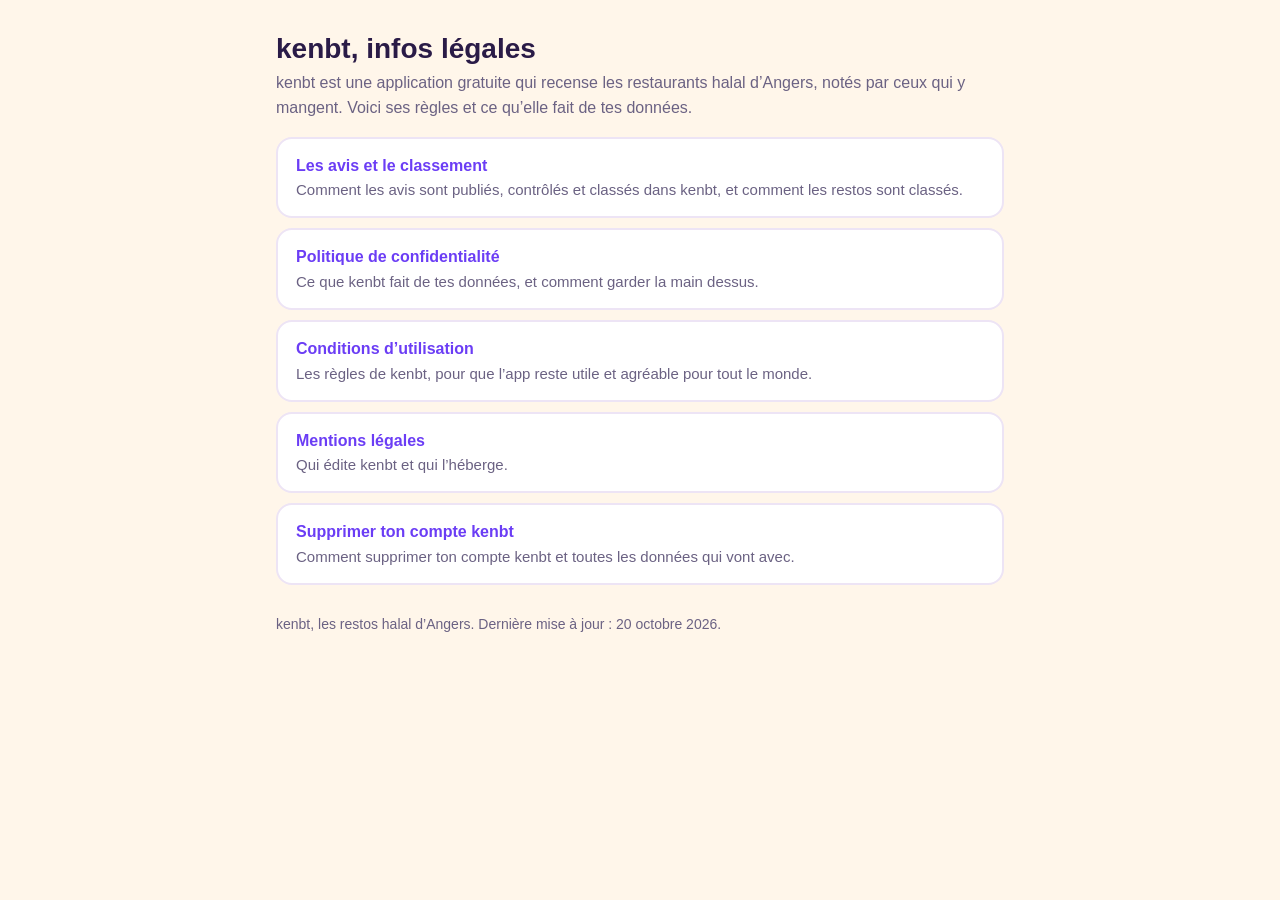
<file: index.html>
<!doctype html>
<html lang="fr">
<head>
<meta charset="utf-8">
<meta name="viewport" content="width=device-width, initial-scale=1">
<link rel="icon" type="image/png" href="favicon.png">
<link rel="stylesheet" href="style.css">
<title>kenbt, infos légales</title>
</head>
<body>
<main>

<h1>kenbt, infos légales</h1>
<p class="intro">kenbt est une application gratuite qui recense les restaurants halal d’Angers, notés par ceux qui y mangent. Voici ses règles et ce qu’elle fait de tes données.</p>
<ul class="pages"><li><a href="avis-et-classement.html">Les avis et le classement<span>Comment les avis sont publiés, contrôlés et classés dans kenbt, et comment les restos sont classés.</span></a></li><li><a href="confidentialite.html">Politique de confidentialité<span>Ce que kenbt fait de tes données, et comment garder la main dessus.</span></a></li><li><a href="conditions-utilisation.html">Conditions d’utilisation<span>Les règles de kenbt, pour que l’app reste utile et agréable pour tout le monde.</span></a></li><li><a href="mentions-legales.html">Mentions légales<span>Qui édite kenbt et qui l’héberge.</span></a></li><li><a href="suppression-compte.html">Supprimer ton compte kenbt<span>Comment supprimer ton compte kenbt et toutes les données qui vont avec.</span></a></li></ul>
<footer>kenbt, les restos halal d’Angers. Dernière mise à jour : 20 octobre 2026.</footer>
</main>
</body>
</html>
</file>
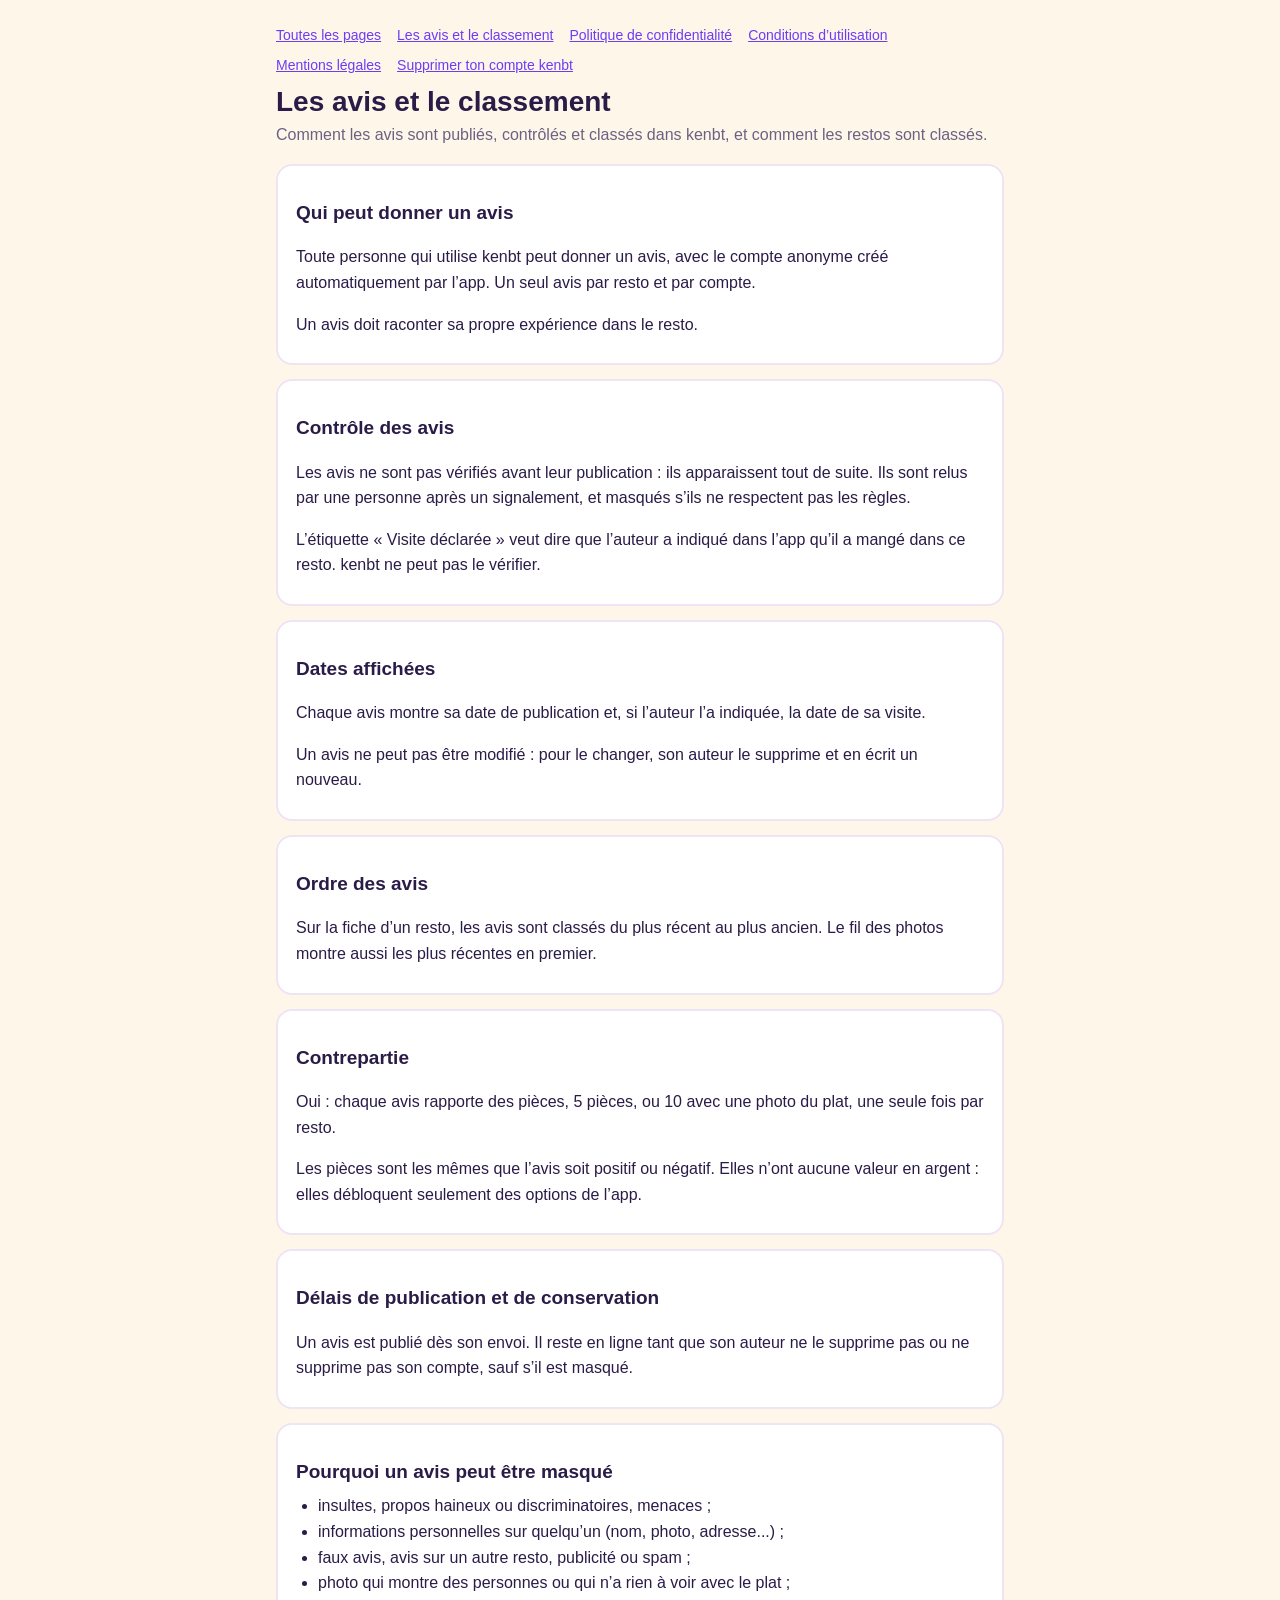
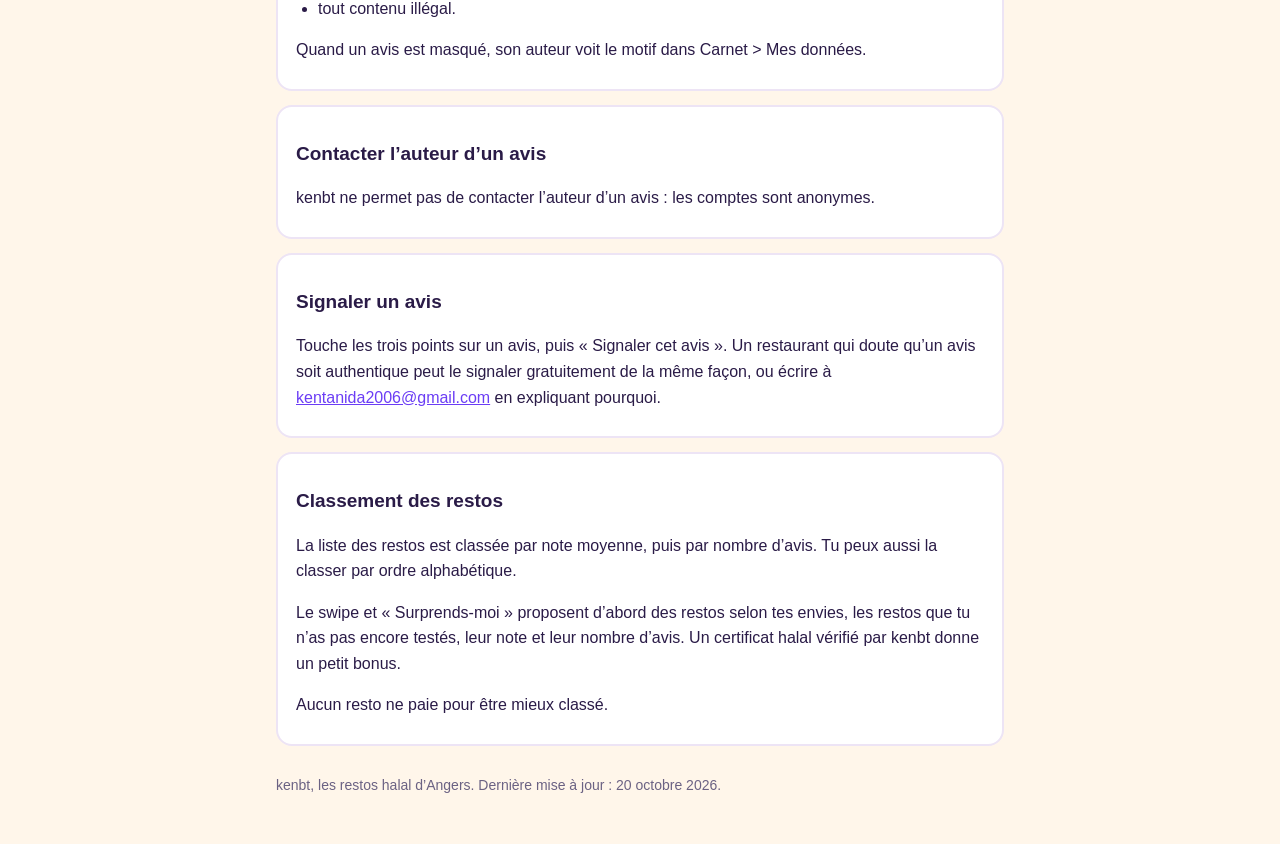
<file: avis-et-classement.html>
<!doctype html>
<html lang="fr">
<head>
<meta charset="utf-8">
<meta name="viewport" content="width=device-width, initial-scale=1">
<link rel="icon" type="image/png" href="favicon.png">
<link rel="stylesheet" href="style.css">
<title>kenbt, Les avis et le classement</title>
</head>
<body>
<main>
<nav><a href="index.html">Toutes les pages</a> <a href="avis-et-classement.html">Les avis et le classement</a> <a href="confidentialite.html">Politique de confidentialité</a> <a href="conditions-utilisation.html">Conditions d’utilisation</a> <a href="mentions-legales.html">Mentions légales</a> <a href="suppression-compte.html">Supprimer ton compte kenbt</a></nav>
<h1>Les avis et le classement</h1>
<p class="intro">Comment les avis sont publiés, contrôlés et classés dans kenbt, et comment les restos sont classés.</p>
<section>
<h2>Qui peut donner un avis</h2>
<p>Toute personne qui utilise kenbt peut donner un avis, avec le compte anonyme créé automatiquement par l’app. Un seul avis par resto et par compte.</p>
<p>Un avis doit raconter sa propre expérience dans le resto.</p>
</section>
<section>
<h2>Contrôle des avis</h2>
<p>Les avis ne sont pas vérifiés avant leur publication : ils apparaissent tout de suite. Ils sont relus par une personne après un signalement, et masqués s’ils ne respectent pas les règles.</p>
<p>L’étiquette « Visite déclarée » veut dire que l’auteur a indiqué dans l’app qu’il a mangé dans ce resto. kenbt ne peut pas le vérifier.</p>
</section>
<section>
<h2>Dates affichées</h2>
<p>Chaque avis montre sa date de publication et, si l’auteur l’a indiquée, la date de sa visite.</p>
<p>Un avis ne peut pas être modifié : pour le changer, son auteur le supprime et en écrit un nouveau.</p>
</section>
<section>
<h2>Ordre des avis</h2>
<p>Sur la fiche d’un resto, les avis sont classés du plus récent au plus ancien. Le fil des photos montre aussi les plus récentes en premier.</p>
</section>
<section>
<h2>Contrepartie</h2>
<p>Oui : chaque avis rapporte des pièces, 5 pièces, ou 10 avec une photo du plat, une seule fois par resto.</p>
<p>Les pièces sont les mêmes que l’avis soit positif ou négatif. Elles n’ont aucune valeur en argent : elles débloquent seulement des options de l’app.</p>
</section>
<section>
<h2>Délais de publication et de conservation</h2>
<p>Un avis est publié dès son envoi. Il reste en ligne tant que son auteur ne le supprime pas ou ne supprime pas son compte, sauf s’il est masqué.</p>
</section>
<section>
<h2>Pourquoi un avis peut être masqué</h2>
<ul><li>insultes, propos haineux ou discriminatoires, menaces ;</li><li>informations personnelles sur quelqu’un (nom, photo, adresse...) ;</li><li>faux avis, avis sur un autre resto, publicité ou spam ;</li><li>photo qui montre des personnes ou qui n’a rien à voir avec le plat ;</li><li>tout contenu illégal.</li></ul>
<p>Quand un avis est masqué, son auteur voit le motif dans Carnet &gt; Mes données.</p>
</section>
<section>
<h2>Contacter l’auteur d’un avis</h2>
<p>kenbt ne permet pas de contacter l’auteur d’un avis : les comptes sont anonymes.</p>
</section>
<section>
<h2>Signaler un avis</h2>
<p>Touche les trois points sur un avis, puis « Signaler cet avis ». Un restaurant qui doute qu’un avis soit authentique peut le signaler gratuitement de la même façon, ou écrire à <a href="mailto:kentanida2006@gmail.com">kentanida2006@gmail.com</a> en expliquant pourquoi.</p>
</section>
<section>
<h2>Classement des restos</h2>
<p>La liste des restos est classée par note moyenne, puis par nombre d’avis. Tu peux aussi la classer par ordre alphabétique.</p>
<p>Le swipe et « Surprends-moi » proposent d’abord des restos selon tes envies, les restos que tu n’as pas encore testés, leur note et leur nombre d’avis. Un certificat halal vérifié par kenbt donne un petit bonus.</p>
<p>Aucun resto ne paie pour être mieux classé.</p>
</section>
<footer>kenbt, les restos halal d’Angers. Dernière mise à jour : 20 octobre 2026.</footer>
</main>
</body>
</html>
</file>
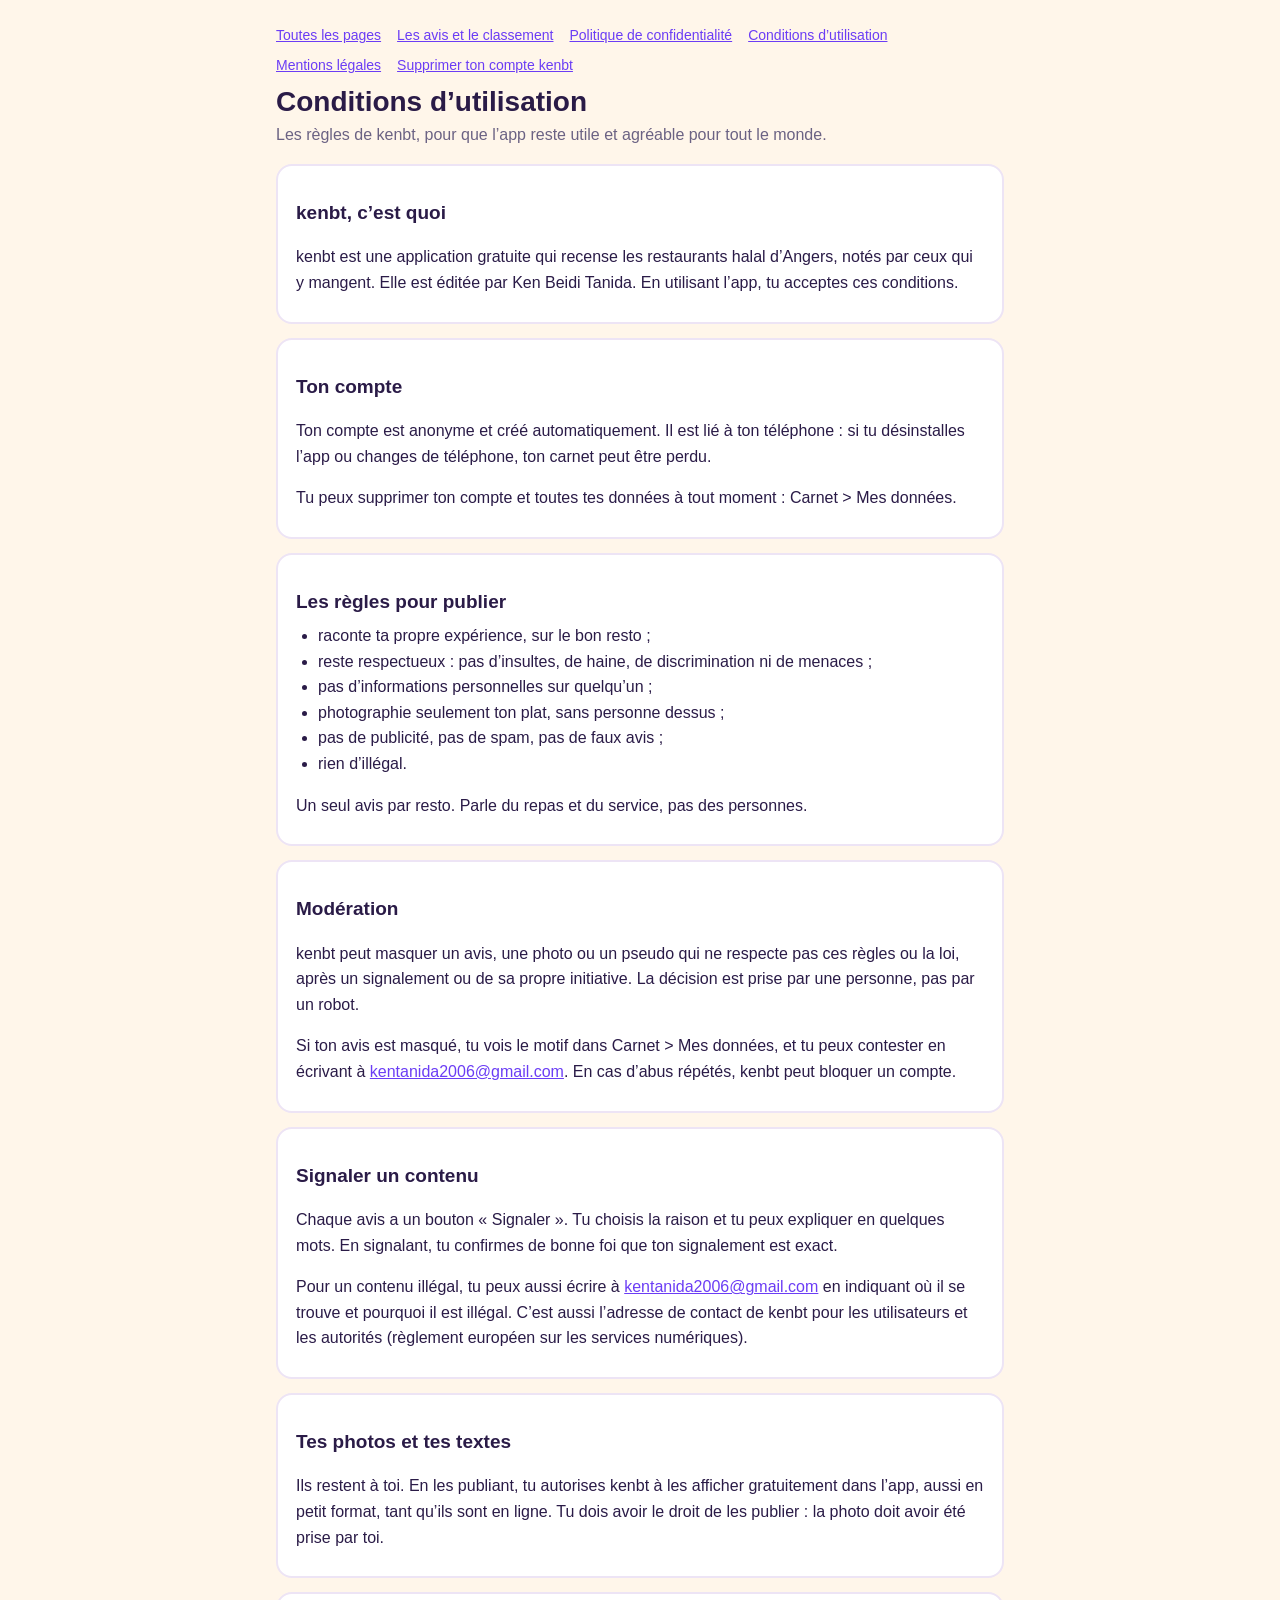
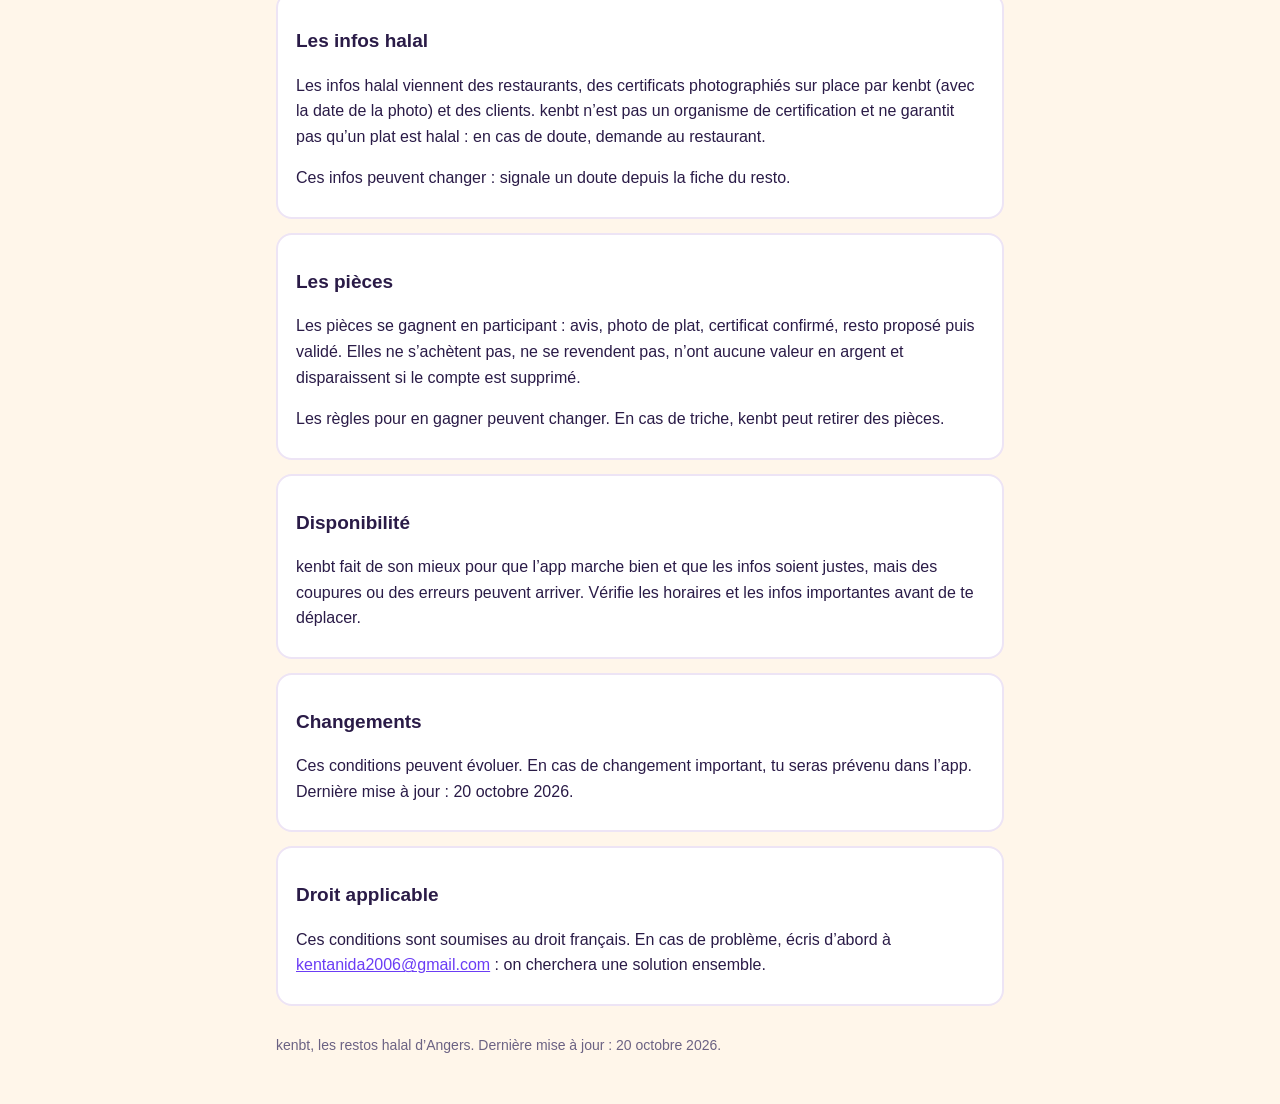
<file: conditions-utilisation.html>
<!doctype html>
<html lang="fr">
<head>
<meta charset="utf-8">
<meta name="viewport" content="width=device-width, initial-scale=1">
<link rel="icon" type="image/png" href="favicon.png">
<link rel="stylesheet" href="style.css">
<title>kenbt, Conditions d’utilisation</title>
</head>
<body>
<main>
<nav><a href="index.html">Toutes les pages</a> <a href="avis-et-classement.html">Les avis et le classement</a> <a href="confidentialite.html">Politique de confidentialité</a> <a href="conditions-utilisation.html">Conditions d’utilisation</a> <a href="mentions-legales.html">Mentions légales</a> <a href="suppression-compte.html">Supprimer ton compte kenbt</a></nav>
<h1>Conditions d’utilisation</h1>
<p class="intro">Les règles de kenbt, pour que l’app reste utile et agréable pour tout le monde.</p>
<section>
<h2>kenbt, c’est quoi</h2>
<p>kenbt est une application gratuite qui recense les restaurants halal d’Angers, notés par ceux qui y mangent. Elle est éditée par Ken Beidi Tanida. En utilisant l’app, tu acceptes ces conditions.</p>
</section>
<section>
<h2>Ton compte</h2>
<p>Ton compte est anonyme et créé automatiquement. Il est lié à ton téléphone : si tu désinstalles l’app ou changes de téléphone, ton carnet peut être perdu.</p>
<p>Tu peux supprimer ton compte et toutes tes données à tout moment : Carnet &gt; Mes données.</p>
</section>
<section>
<h2>Les règles pour publier</h2>
<ul><li>raconte ta propre expérience, sur le bon resto ;</li><li>reste respectueux : pas d’insultes, de haine, de discrimination ni de menaces ;</li><li>pas d’informations personnelles sur quelqu’un ;</li><li>photographie seulement ton plat, sans personne dessus ;</li><li>pas de publicité, pas de spam, pas de faux avis ;</li><li>rien d’illégal.</li></ul>
<p>Un seul avis par resto. Parle du repas et du service, pas des personnes.</p>
</section>
<section>
<h2>Modération</h2>
<p>kenbt peut masquer un avis, une photo ou un pseudo qui ne respecte pas ces règles ou la loi, après un signalement ou de sa propre initiative. La décision est prise par une personne, pas par un robot.</p>
<p>Si ton avis est masqué, tu vois le motif dans Carnet &gt; Mes données, et tu peux contester en écrivant à <a href="mailto:kentanida2006@gmail.com">kentanida2006@gmail.com</a>. En cas d’abus répétés, kenbt peut bloquer un compte.</p>
</section>
<section>
<h2>Signaler un contenu</h2>
<p>Chaque avis a un bouton « Signaler ». Tu choisis la raison et tu peux expliquer en quelques mots. En signalant, tu confirmes de bonne foi que ton signalement est exact.</p>
<p>Pour un contenu illégal, tu peux aussi écrire à <a href="mailto:kentanida2006@gmail.com">kentanida2006@gmail.com</a> en indiquant où il se trouve et pourquoi il est illégal. C’est aussi l’adresse de contact de kenbt pour les utilisateurs et les autorités (règlement européen sur les services numériques).</p>
</section>
<section>
<h2>Tes photos et tes textes</h2>
<p>Ils restent à toi. En les publiant, tu autorises kenbt à les afficher gratuitement dans l’app, aussi en petit format, tant qu’ils sont en ligne. Tu dois avoir le droit de les publier : la photo doit avoir été prise par toi.</p>
</section>
<section>
<h2>Les infos halal</h2>
<p>Les infos halal viennent des restaurants, des certificats photographiés sur place par kenbt (avec la date de la photo) et des clients. kenbt n’est pas un organisme de certification et ne garantit pas qu’un plat est halal : en cas de doute, demande au restaurant.</p>
<p>Ces infos peuvent changer : signale un doute depuis la fiche du resto.</p>
</section>
<section>
<h2>Les pièces</h2>
<p>Les pièces se gagnent en participant : avis, photo de plat, certificat confirmé, resto proposé puis validé. Elles ne s’achètent pas, ne se revendent pas, n’ont aucune valeur en argent et disparaissent si le compte est supprimé.</p>
<p>Les règles pour en gagner peuvent changer. En cas de triche, kenbt peut retirer des pièces.</p>
</section>
<section>
<h2>Disponibilité</h2>
<p>kenbt fait de son mieux pour que l’app marche bien et que les infos soient justes, mais des coupures ou des erreurs peuvent arriver. Vérifie les horaires et les infos importantes avant de te déplacer.</p>
</section>
<section>
<h2>Changements</h2>
<p>Ces conditions peuvent évoluer. En cas de changement important, tu seras prévenu dans l’app. Dernière mise à jour : 20 octobre 2026.</p>
</section>
<section>
<h2>Droit applicable</h2>
<p>Ces conditions sont soumises au droit français. En cas de problème, écris d’abord à <a href="mailto:kentanida2006@gmail.com">kentanida2006@gmail.com</a> : on cherchera une solution ensemble.</p>
</section>
<footer>kenbt, les restos halal d’Angers. Dernière mise à jour : 20 octobre 2026.</footer>
</main>
</body>
</html>
</file>
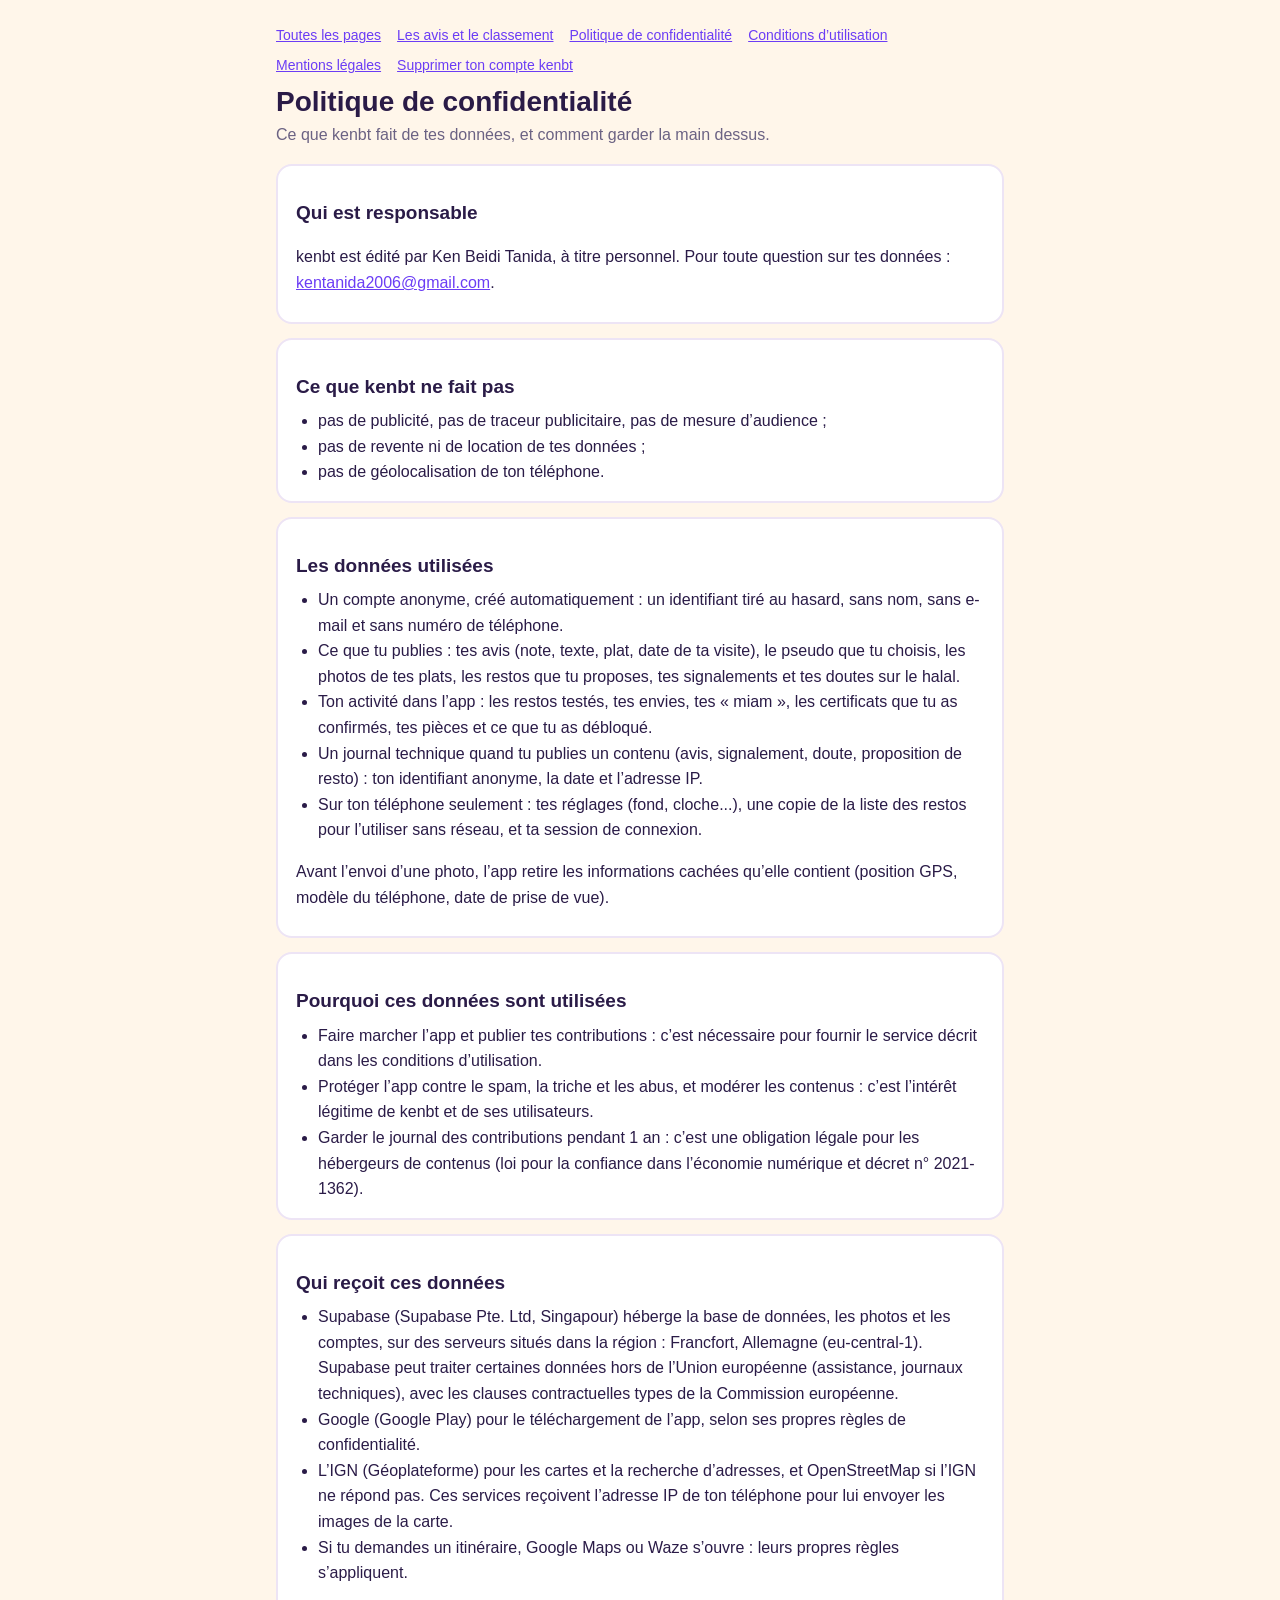
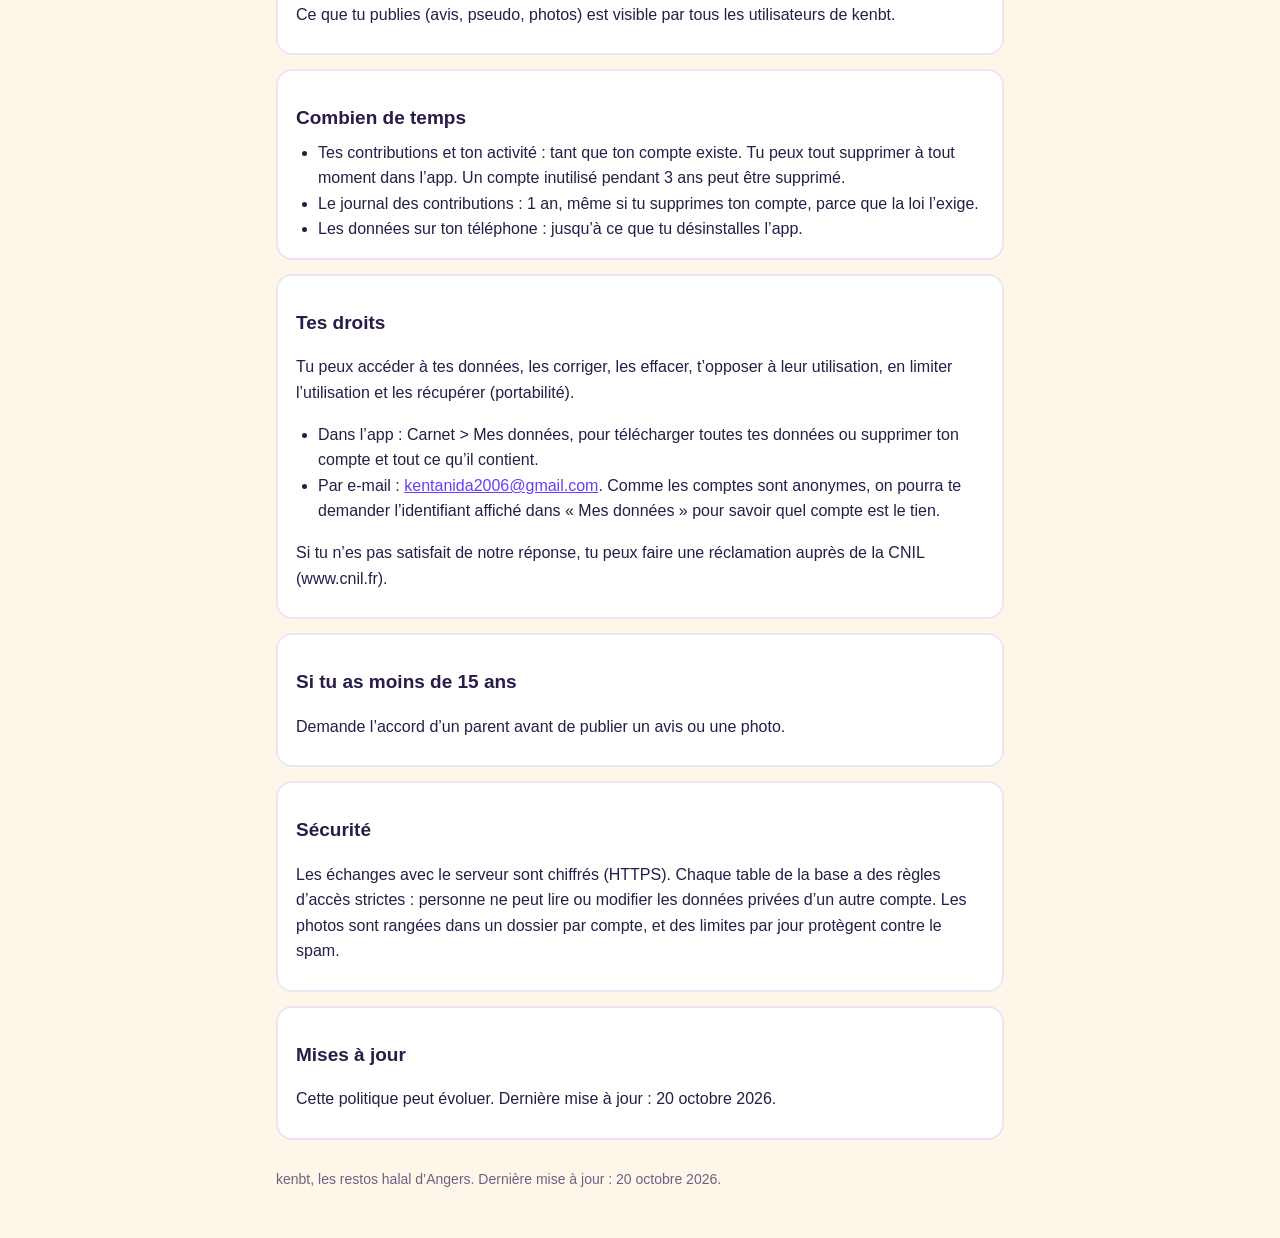
<file: confidentialite.html>
<!doctype html>
<html lang="fr">
<head>
<meta charset="utf-8">
<meta name="viewport" content="width=device-width, initial-scale=1">
<link rel="icon" type="image/png" href="favicon.png">
<link rel="stylesheet" href="style.css">
<title>kenbt, Politique de confidentialité</title>
</head>
<body>
<main>
<nav><a href="index.html">Toutes les pages</a> <a href="avis-et-classement.html">Les avis et le classement</a> <a href="confidentialite.html">Politique de confidentialité</a> <a href="conditions-utilisation.html">Conditions d’utilisation</a> <a href="mentions-legales.html">Mentions légales</a> <a href="suppression-compte.html">Supprimer ton compte kenbt</a></nav>
<h1>Politique de confidentialité</h1>
<p class="intro">Ce que kenbt fait de tes données, et comment garder la main dessus.</p>
<section>
<h2>Qui est responsable</h2>
<p>kenbt est édité par Ken Beidi Tanida, à titre personnel. Pour toute question sur tes données : <a href="mailto:kentanida2006@gmail.com">kentanida2006@gmail.com</a>.</p>
</section>
<section>
<h2>Ce que kenbt ne fait pas</h2>
<ul><li>pas de publicité, pas de traceur publicitaire, pas de mesure d’audience ;</li><li>pas de revente ni de location de tes données ;</li><li>pas de géolocalisation de ton téléphone.</li></ul>
</section>
<section>
<h2>Les données utilisées</h2>
<ul><li>Un compte anonyme, créé automatiquement : un identifiant tiré au hasard, sans nom, sans e-mail et sans numéro de téléphone.</li><li>Ce que tu publies : tes avis (note, texte, plat, date de ta visite), le pseudo que tu choisis, les photos de tes plats, les restos que tu proposes, tes signalements et tes doutes sur le halal.</li><li>Ton activité dans l’app : les restos testés, tes envies, tes « miam », les certificats que tu as confirmés, tes pièces et ce que tu as débloqué.</li><li>Un journal technique quand tu publies un contenu (avis, signalement, doute, proposition de resto) : ton identifiant anonyme, la date et l’adresse IP.</li><li>Sur ton téléphone seulement : tes réglages (fond, cloche...), une copie de la liste des restos pour l’utiliser sans réseau, et ta session de connexion.</li></ul>
<p>Avant l’envoi d’une photo, l’app retire les informations cachées qu’elle contient (position GPS, modèle du téléphone, date de prise de vue).</p>
</section>
<section>
<h2>Pourquoi ces données sont utilisées</h2>
<ul><li>Faire marcher l’app et publier tes contributions : c’est nécessaire pour fournir le service décrit dans les conditions d’utilisation.</li><li>Protéger l’app contre le spam, la triche et les abus, et modérer les contenus : c’est l’intérêt légitime de kenbt et de ses utilisateurs.</li><li>Garder le journal des contributions pendant 1 an : c’est une obligation légale pour les hébergeurs de contenus (loi pour la confiance dans l’économie numérique et décret n° 2021-1362).</li></ul>
</section>
<section>
<h2>Qui reçoit ces données</h2>
<ul><li>Supabase (Supabase Pte. Ltd, Singapour) héberge la base de données, les photos et les comptes, sur des serveurs situés dans la région : Francfort, Allemagne (eu-central-1). Supabase peut traiter certaines données hors de l’Union européenne (assistance, journaux techniques), avec les clauses contractuelles types de la Commission européenne.</li><li>Google (Google Play) pour le téléchargement de l’app, selon ses propres règles de confidentialité.</li><li>L’IGN (Géoplateforme) pour les cartes et la recherche d’adresses, et OpenStreetMap si l’IGN ne répond pas. Ces services reçoivent l’adresse IP de ton téléphone pour lui envoyer les images de la carte.</li><li>Si tu demandes un itinéraire, Google Maps ou Waze s’ouvre : leurs propres règles s’appliquent.</li></ul>
<p>Ce que tu publies (avis, pseudo, photos) est visible par tous les utilisateurs de kenbt.</p>
</section>
<section>
<h2>Combien de temps</h2>
<ul><li>Tes contributions et ton activité : tant que ton compte existe. Tu peux tout supprimer à tout moment dans l’app. Un compte inutilisé pendant 3 ans peut être supprimé.</li><li>Le journal des contributions : 1 an, même si tu supprimes ton compte, parce que la loi l’exige.</li><li>Les données sur ton téléphone : jusqu’à ce que tu désinstalles l’app.</li></ul>
</section>
<section>
<h2>Tes droits</h2>
<p>Tu peux accéder à tes données, les corriger, les effacer, t’opposer à leur utilisation, en limiter l’utilisation et les récupérer (portabilité).</p>
<ul><li>Dans l’app : Carnet &gt; Mes données, pour télécharger toutes tes données ou supprimer ton compte et tout ce qu’il contient.</li><li>Par e-mail : <a href="mailto:kentanida2006@gmail.com">kentanida2006@gmail.com</a>. Comme les comptes sont anonymes, on pourra te demander l’identifiant affiché dans « Mes données » pour savoir quel compte est le tien.</li></ul>
<p>Si tu n’es pas satisfait de notre réponse, tu peux faire une réclamation auprès de la CNIL (www.cnil.fr).</p>
</section>
<section>
<h2>Si tu as moins de 15 ans</h2>
<p>Demande l’accord d’un parent avant de publier un avis ou une photo.</p>
</section>
<section>
<h2>Sécurité</h2>
<p>Les échanges avec le serveur sont chiffrés (HTTPS). Chaque table de la base a des règles d’accès strictes : personne ne peut lire ou modifier les données privées d’un autre compte. Les photos sont rangées dans un dossier par compte, et des limites par jour protègent contre le spam.</p>
</section>
<section>
<h2>Mises à jour</h2>
<p>Cette politique peut évoluer. Dernière mise à jour : 20 octobre 2026.</p>
</section>
<footer>kenbt, les restos halal d’Angers. Dernière mise à jour : 20 octobre 2026.</footer>
</main>
</body>
</html>
</file>
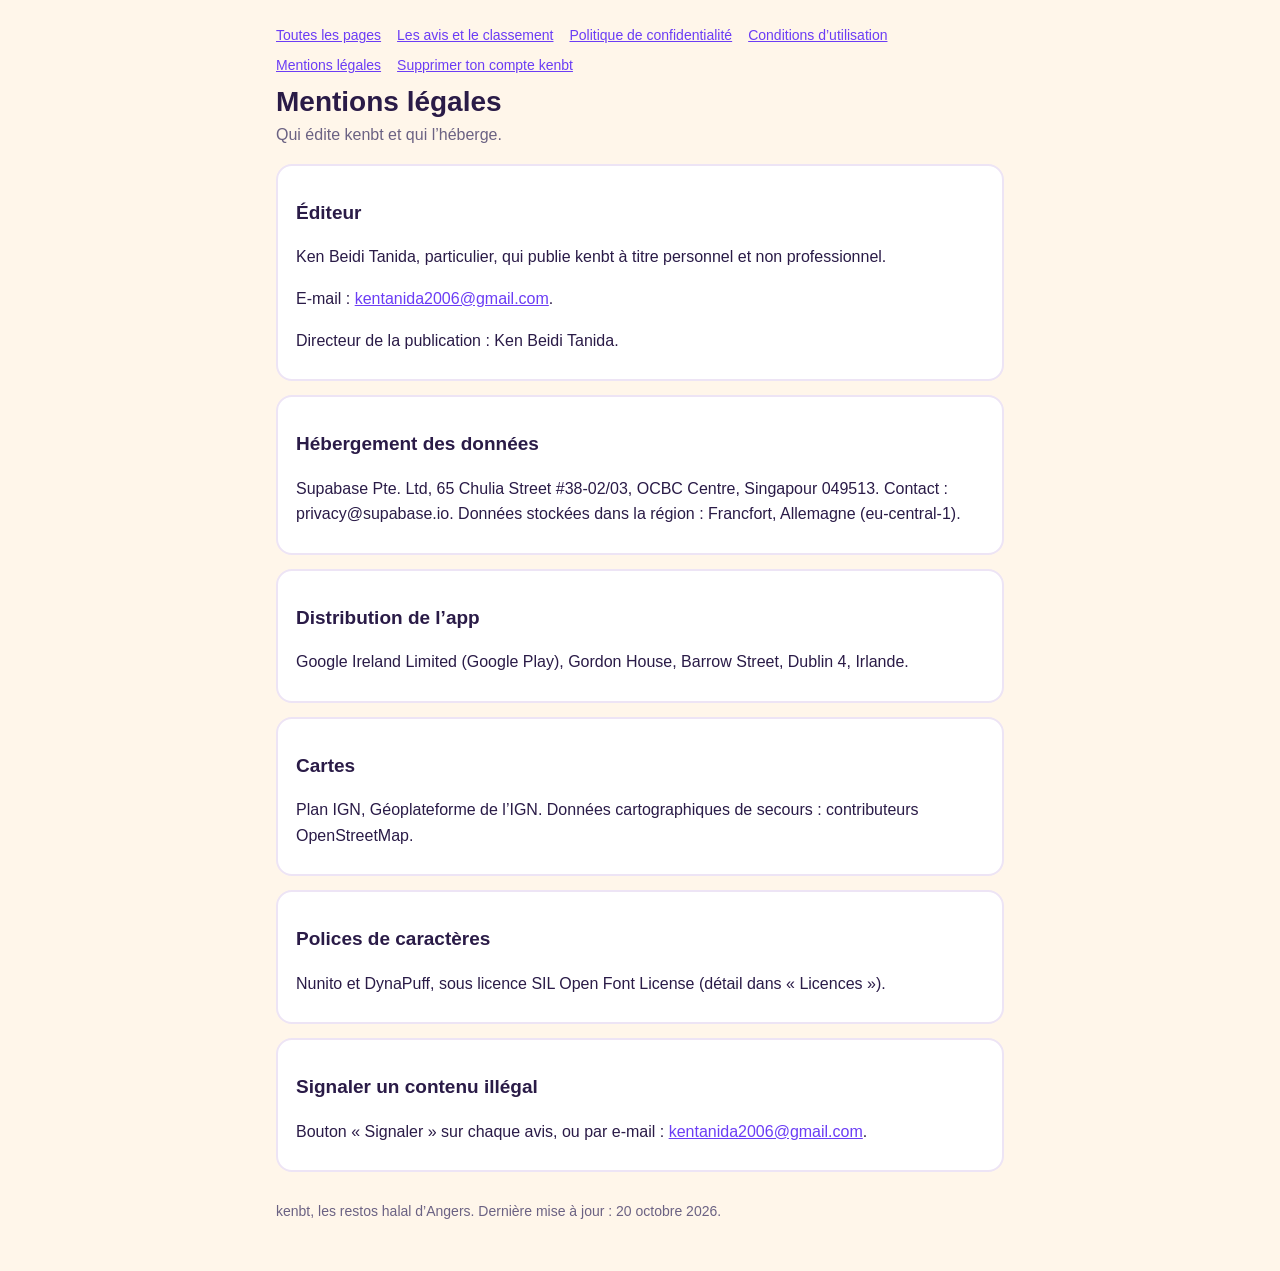
<file: mentions-legales.html>
<!doctype html>
<html lang="fr">
<head>
<meta charset="utf-8">
<meta name="viewport" content="width=device-width, initial-scale=1">
<link rel="icon" type="image/png" href="favicon.png">
<link rel="stylesheet" href="style.css">
<title>kenbt, Mentions légales</title>
</head>
<body>
<main>
<nav><a href="index.html">Toutes les pages</a> <a href="avis-et-classement.html">Les avis et le classement</a> <a href="confidentialite.html">Politique de confidentialité</a> <a href="conditions-utilisation.html">Conditions d’utilisation</a> <a href="mentions-legales.html">Mentions légales</a> <a href="suppression-compte.html">Supprimer ton compte kenbt</a></nav>
<h1>Mentions légales</h1>
<p class="intro">Qui édite kenbt et qui l’héberge.</p>
<section>
<h2>Éditeur</h2>
<p>Ken Beidi Tanida, particulier, qui publie kenbt à titre personnel et non professionnel.</p>
<p>E-mail : <a href="mailto:kentanida2006@gmail.com">kentanida2006@gmail.com</a>.</p>
<p>Directeur de la publication : Ken Beidi Tanida.</p>
</section>
<section>
<h2>Hébergement des données</h2>
<p>Supabase Pte. Ltd, 65 Chulia Street #38-02/03, OCBC Centre, Singapour 049513. Contact : privacy@supabase.io. Données stockées dans la région : Francfort, Allemagne (eu-central-1).</p>
</section>
<section>
<h2>Distribution de l’app</h2>
<p>Google Ireland Limited (Google Play), Gordon House, Barrow Street, Dublin 4, Irlande.</p>
</section>
<section>
<h2>Cartes</h2>
<p>Plan IGN, Géoplateforme de l’IGN. Données cartographiques de secours : contributeurs OpenStreetMap.</p>
</section>
<section>
<h2>Polices de caractères</h2>
<p>Nunito et DynaPuff, sous licence SIL Open Font License (détail dans « Licences »).</p>
</section>
<section>
<h2>Signaler un contenu illégal</h2>
<p>Bouton « Signaler » sur chaque avis, ou par e-mail : <a href="mailto:kentanida2006@gmail.com">kentanida2006@gmail.com</a>.</p>
</section>
<footer>kenbt, les restos halal d’Angers. Dernière mise à jour : 20 octobre 2026.</footer>
</main>
</body>
</html>
</file>
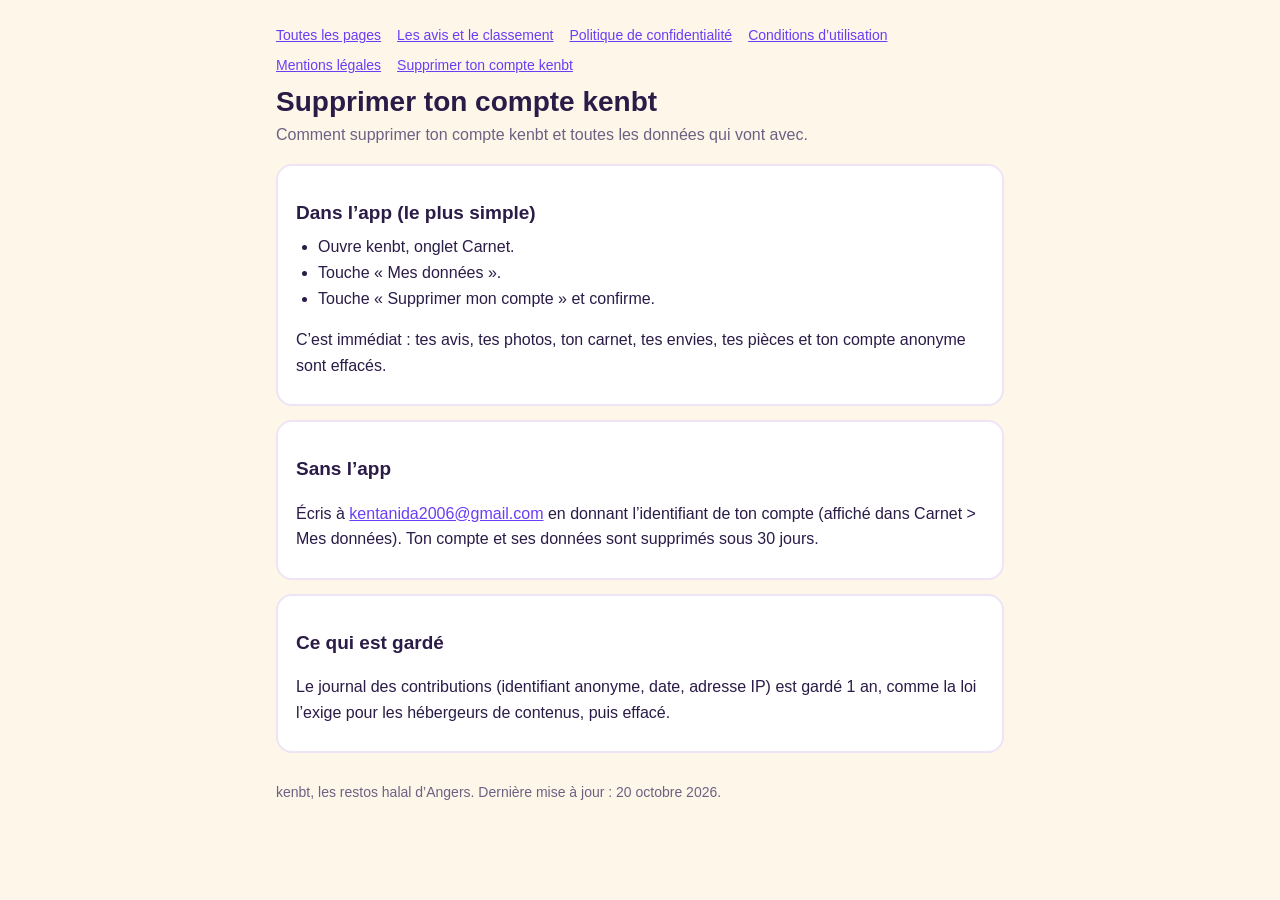
<file: suppression-compte.html>
<!doctype html>
<html lang="fr">
<head>
<meta charset="utf-8">
<meta name="viewport" content="width=device-width, initial-scale=1">
<link rel="icon" type="image/png" href="favicon.png">
<link rel="stylesheet" href="style.css">
<title>kenbt, Supprimer ton compte kenbt</title>
</head>
<body>
<main>
<nav><a href="index.html">Toutes les pages</a> <a href="avis-et-classement.html">Les avis et le classement</a> <a href="confidentialite.html">Politique de confidentialité</a> <a href="conditions-utilisation.html">Conditions d’utilisation</a> <a href="mentions-legales.html">Mentions légales</a> <a href="suppression-compte.html">Supprimer ton compte kenbt</a></nav>
<h1>Supprimer ton compte kenbt</h1>
<p class="intro">Comment supprimer ton compte kenbt et toutes les données qui vont avec.</p>
<section>
<h2>Dans l’app (le plus simple)</h2>
<ul><li>Ouvre kenbt, onglet Carnet.</li><li>Touche « Mes données ».</li><li>Touche « Supprimer mon compte » et confirme.</li></ul>
<p>C’est immédiat : tes avis, tes photos, ton carnet, tes envies, tes pièces et ton compte anonyme sont effacés.</p>
</section>
<section>
<h2>Sans l’app</h2>
<p>Écris à <a href="mailto:kentanida2006@gmail.com">kentanida2006@gmail.com</a> en donnant l’identifiant de ton compte (affiché dans Carnet &gt; Mes données). Ton compte et ses données sont supprimés sous 30 jours.</p>
</section>
<section>
<h2>Ce qui est gardé</h2>
<p>Le journal des contributions (identifiant anonyme, date, adresse IP) est gardé 1 an, comme la loi l’exige pour les hébergeurs de contenus, puis effacé.</p>
</section>
<footer>kenbt, les restos halal d’Angers. Dernière mise à jour : 20 octobre 2026.</footer>
</main>
</body>
</html>
</file>
<file: style.css>
:root { --fond: #FFF6EA; --encre: #2A1B47; --douce: #6B6283; --violet: #6B3DF5; --carte: #FFFFFF; --trait: #EDE4F5; }
@media (prefers-color-scheme: dark) {
  :root { --fond: #1B1330; --encre: #F4EEF9; --douce: #C9C0DA; --violet: #B49BFF; --carte: #261C40; --trait: #3A2E57; }
}
* { box-sizing: border-box; }
body { margin: 0; background: var(--fond); color: var(--encre);
       font: 16px/1.6 -apple-system, "Segoe UI", Roboto, Helvetica, Arial, sans-serif; }
main { max-width: 760px; margin: 0 auto; padding: 24px 16px 48px; }
h1 { font-size: 28px; line-height: 1.2; margin: 8px 0 4px; }
h2 { font-size: 19px; margin: 28px 0 6px; }
p.intro { color: var(--douce); margin-top: 0; }
section { background: var(--carte); border: 2px solid var(--trait); border-radius: 16px; padding: 4px 18px 10px; margin: 14px 0; }
ul { padding-left: 22px; margin: 6px 0; }
nav { font-size: 14px; display: flex; flex-wrap: wrap; gap: 8px 16px; margin-bottom: 8px; }
a { color: var(--violet); }
ul.pages { list-style: none; padding: 0; }
ul.pages li { margin: 10px 0; }
ul.pages a { display: block; background: var(--carte); border: 2px solid var(--trait); border-radius: 16px; padding: 14px 18px; font-weight: 700; text-decoration: none; }
ul.pages span { display: block; color: var(--douce); font-weight: 400; font-size: 15px; }
mark { background: #FFE58A; color: #2A1B47; padding: 0 3px; border-radius: 4px; }
footer { color: var(--douce); font-size: 14px; margin-top: 28px; }
</file>
